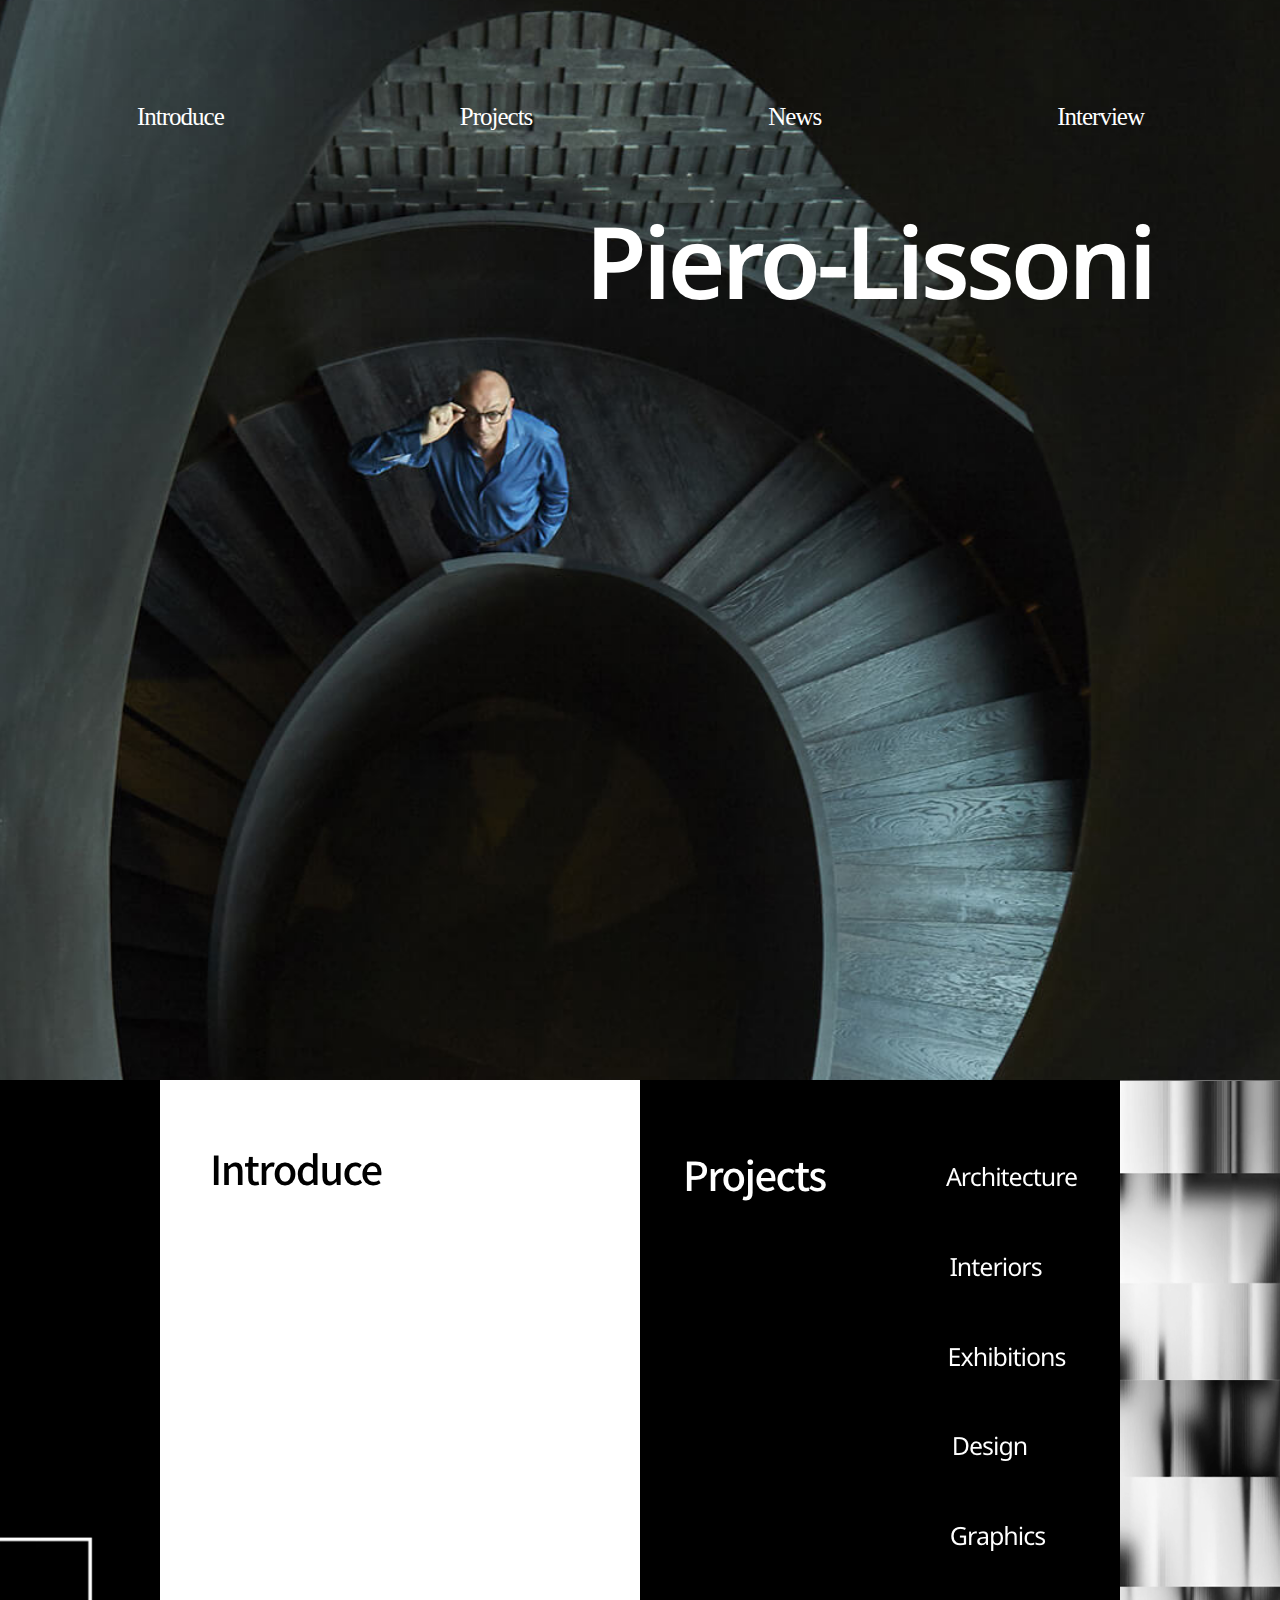
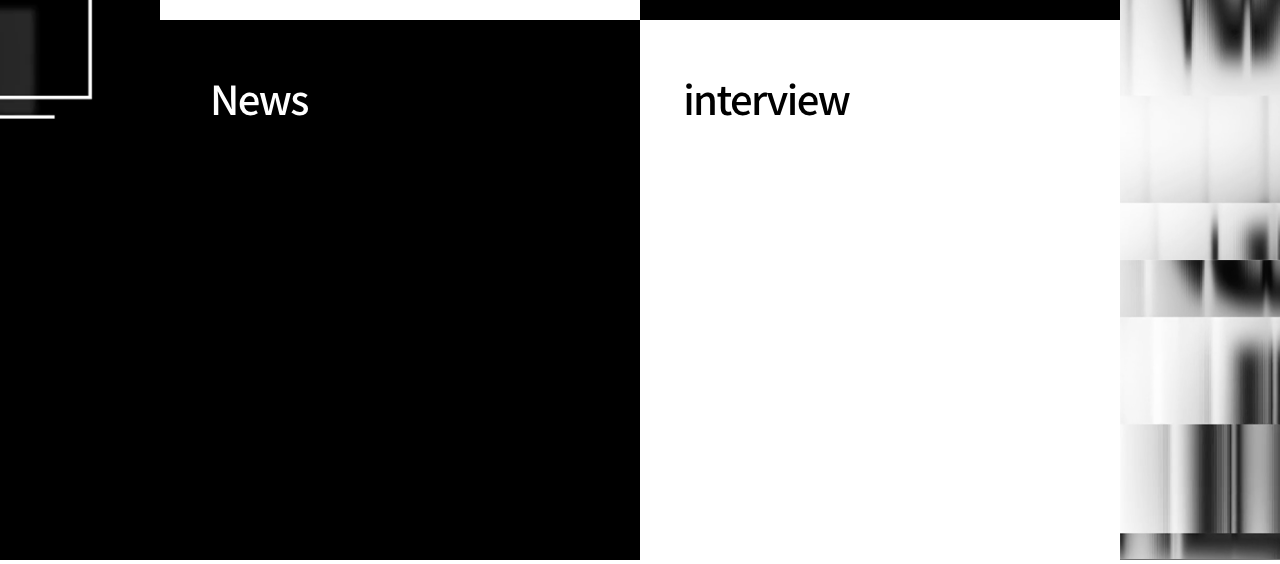
<file: index.html>
<!DOCTYPE html>
<html lang="en">
<head>
    <meta charset="UTF-8">
    <meta name="viewport" content="width=device-width, initial-scale=1.0">
    <title>Piero-Lissoni</title>
    <link rel="stylesheet" href="style.css">
    <link rel="shortcut icon" href="img/favicon.ico" type="image/x-icon">
<link rel="icon" href="img/favicon.ico" type="image/x-icon">
<meta property="og:url" content="https://byeonyeonkyung.github.io/Piero-Lissoni/">

<meta property="og:title" content="Piero-Lissoni">

<meta property="og:type" content="website">

<meta property="og:image" content="img/og.png">

<meta property="og:description" content="이탈리아 대표 디자이너 미니멀리즘의 대가">


</head>
<body>
    <div class="wrap">
        <div class="background1">
            
        </div>
        <div class="background2">
            <div class="box2">
                <div class="box2-1">
                <li><a href="piero-lissoni3.html">Introduce</a></li>
                <li><a href="piero-lissoni4.html">Projects</a></li>
                <li><a href="piero-lissoni5.html">News</a></li>
                <li><a href="piero-lissoni6.html">Interview</a></li>
                </div>
            </div>

        </div>
        <div class="background3"></div>
        <div class="background4">
            <div class="box4-1">
                <div class="box4-2">
                    <a href="piero-lissoni3.html"><img src="img/1-5.png"></a>
                </div>
                <div class="box4-3">
                    <a href="piero-lissoni4.html"><img src="img/1-6.png"></a>
                </div>
                <div class="box4-4">
                    <a href="piero-lissoni5.html"><img src="img/1-7.png"></a>
                </div>
                <div class="box4-5">
                    <a href="piero-lissoni6.html"><img src="img/1-8.png"></a>
                </div>
                
            </div>
        </div>
        
    </div>
    
</body>
</html>
</file>
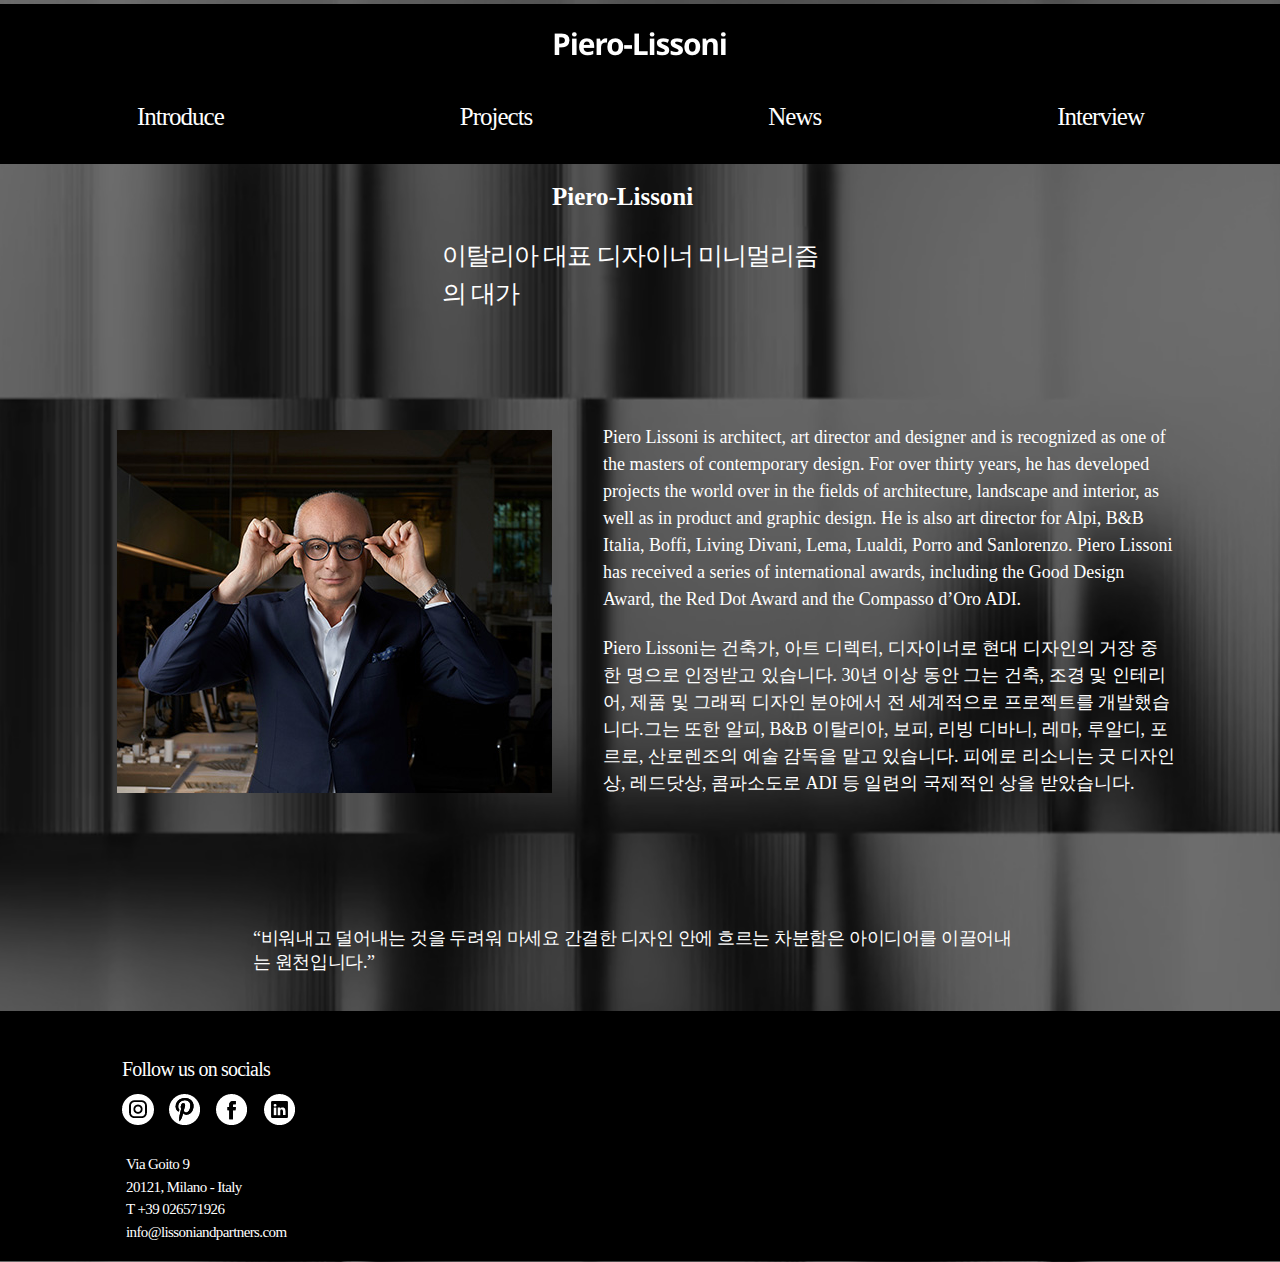
<file: piero-lissoni3.html>
<!DOCTYPE html>
<html lang="en">
<head>
    <meta charset="UTF-8">
    <meta name="viewport" content="width=device-width, initial-scale=1.0">
    <title>Introduce</title>
    <link rel="stylesheet" href="style3.css">  
    <link rel="shortcut icon" href="img/favicon.ico" type="image/x-icon">
    <link rel="icon" href="img/favicon.ico" type="image/x-icon">
</head>
<body>
    <div class="box">
        <div class="box1">
            <div class="sbox1"></div>
            <div class="sbox2"></div>
            
          <div class="box2">
             <div class="sbox2-1">
                <div class="center">
                <li2><a href="index.html"><img src="img/logo.png"></a></li></div>
             </div>
             <div class="sbox2-2">
                <li><a href="piero-lissoni3.html">Introduce</a></li>
                <li><a href="piero-lissoni4.html">Projects</a></li>
                <li><a href="piero-lissoni5.html">News</a></li>
                <li><a href="piero-lissoni6.html">Interview</a></li>
            </div>
             <div class="sbox2-3">Piero-Lissoni</div>
             <div class="sbox2-4">이탈리아 대표 디자이너 미니멀리즘의 대가</div>
             <div class="sbox2-5">Piero Lissoni is architect, art director and designer and is recognized as one of the masters of contemporary design.
                For over thirty years, he has developed projects the world over in the fields of architecture, landscape and interior, as well as in product and graphic design. He is also art director for Alpi, B&B Italia, Boffi, Living Divani, Lema, Lualdi, Porro and Sanlorenzo.
                Piero Lissoni has received a series of international awards, including the Good Design Award, the Red Dot Award and the Compasso d’Oro ADI.
                </div>
             <div class="sbox2-6">Piero Lissoni는 건축가, 아트 디렉터, 디자이너로 현대 디자인의 거장 중 한 명으로 인정받고 있습니다. 30년 이상 동안 그는 건축, 조경 및 인테리어, 제품 및 그래픽 디자인 분야에서 전 세계적으로 프로젝트를 개발했습니다.그는 또한 알피, B&B 이탈리아, 보피, 리빙 디바니, 레마, 루알디, 포르로, 산로렌조의 예술 감독을 맡고 있습니다. 피에로 리소니는 굿 디자인상, 레드닷상, 콤파소도로 ADI 등 일련의 국제적인 상을 받았습니다.
            </div>
             <div class="sbox2-7"></div>
             <div class="sbox2-8">“비워내고 덜어내는 것을 두려워 마세요  간결한 디자인 안에 흐르는 차분함은 아이디어를 이끌어내는 원천입니다.”
            </div>
             <div class="sbox2-9">Follow us on socials</div>

            <div class="sbox2-10">
                 <a href="https://www.instagram.com/pierolissoni/"><img src="img/3-6.png" alt=""></a>
            </div>
            <div class="sbox2-11">
                <a href="https://www.pinterest.it/lissoniandpartners/"><img src="img/3-5.png" alt=""></a>
           </div>
           <div class="sbox2-12">
            <a href="https://www.facebook.com/lissoniandpartners"><img src="img/3-3.png" alt=""></a>
            </div>
            <div class="sbox2-13">
                <a href="https://www.linkedin.com/uas/login?session_redirect=%2Fcompany%2F24763841%2F"><img src="img/3-4.png" alt=""></a>
                </div>
            <div class="sbox2-14">Via Goito 9<br>20121, Milano - Italy<br>T +39 026571926<br>info@lissoniandpartners.com</div>
          </div>
        </div>
    </div>
    
</body>
</html>
</file>
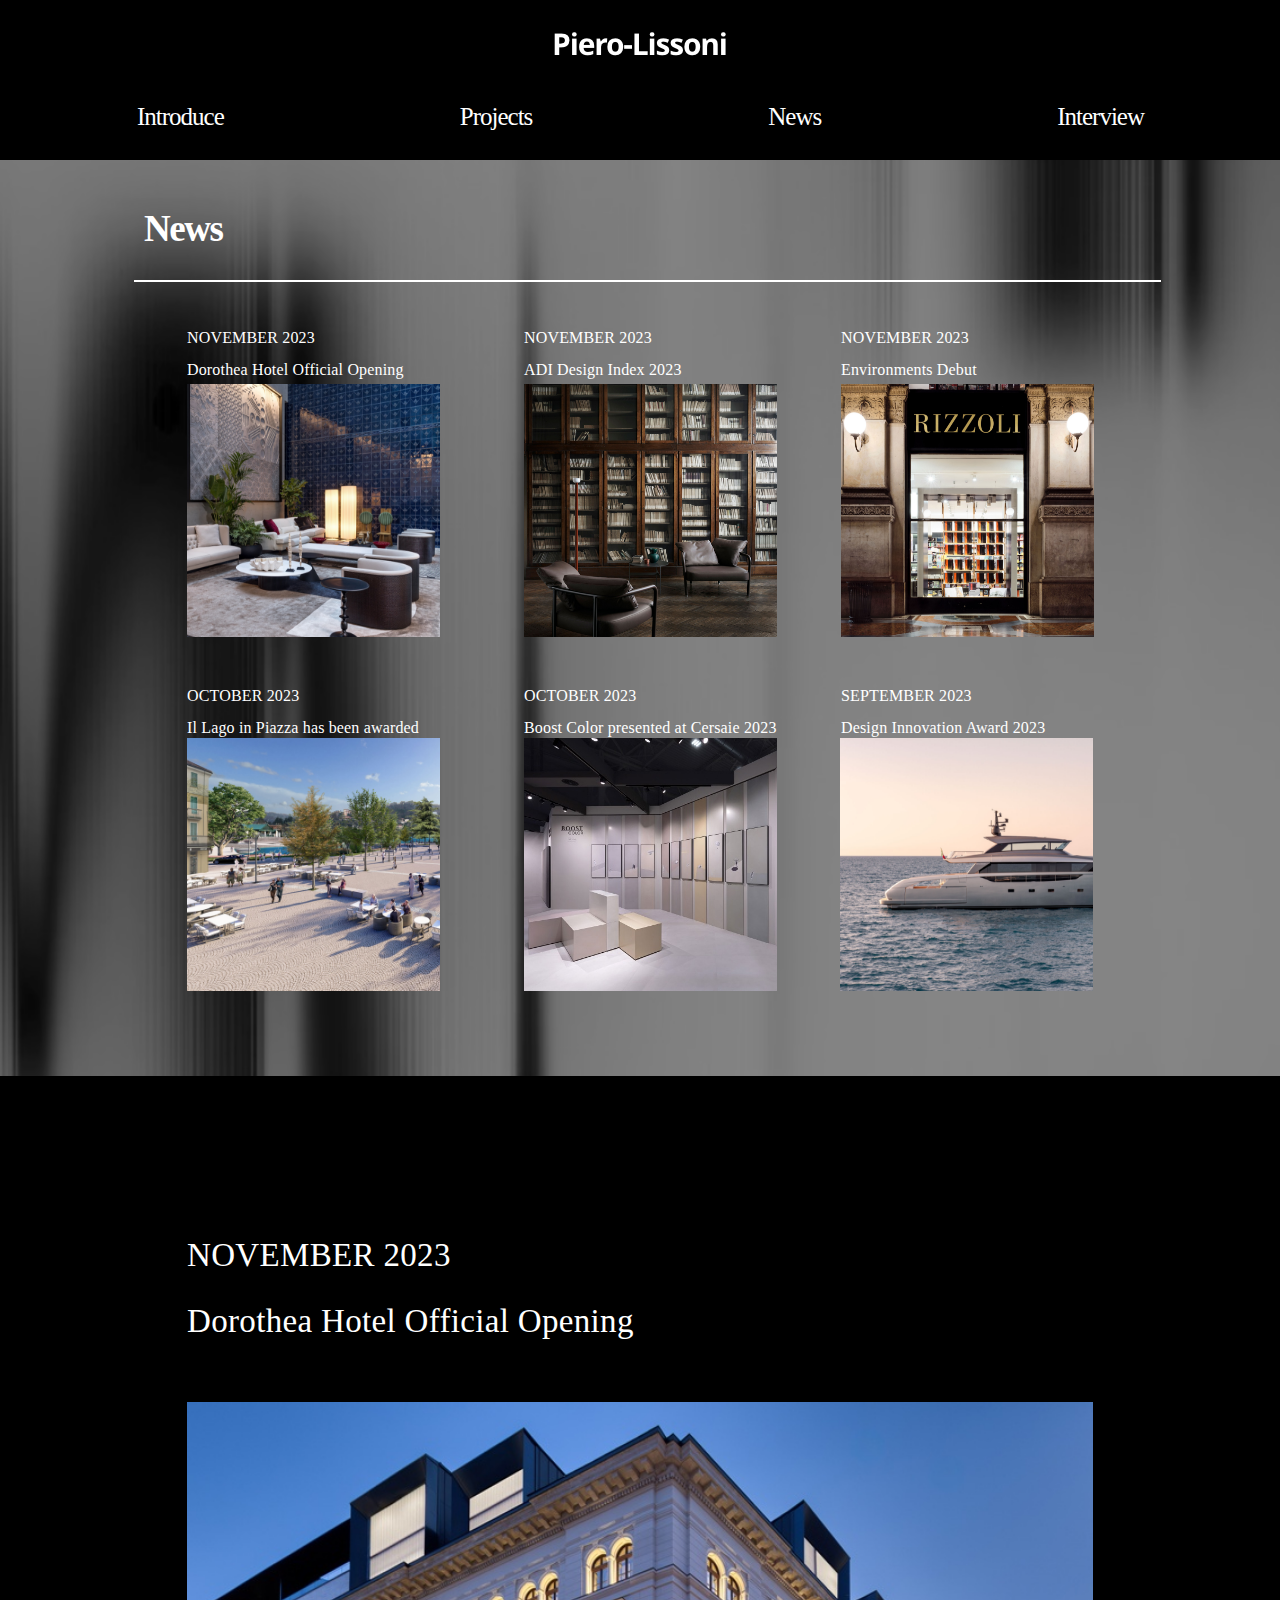
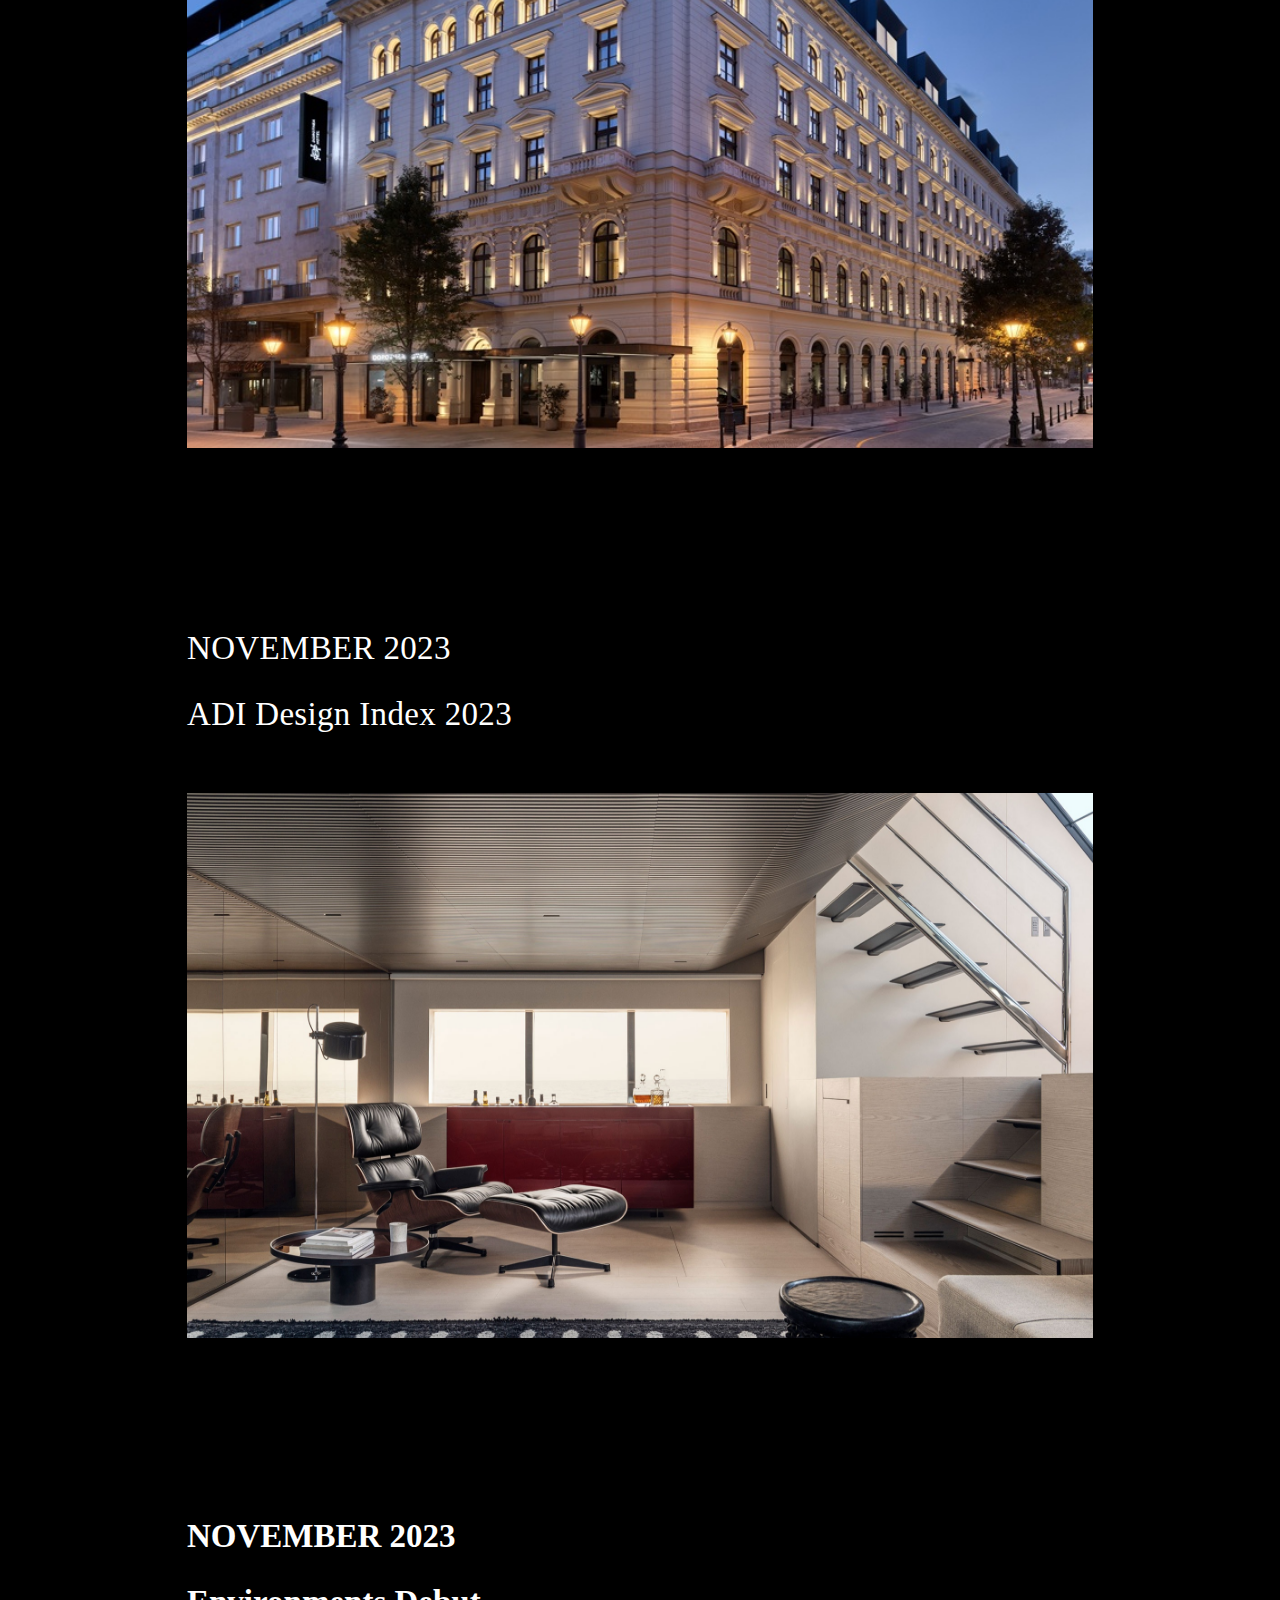
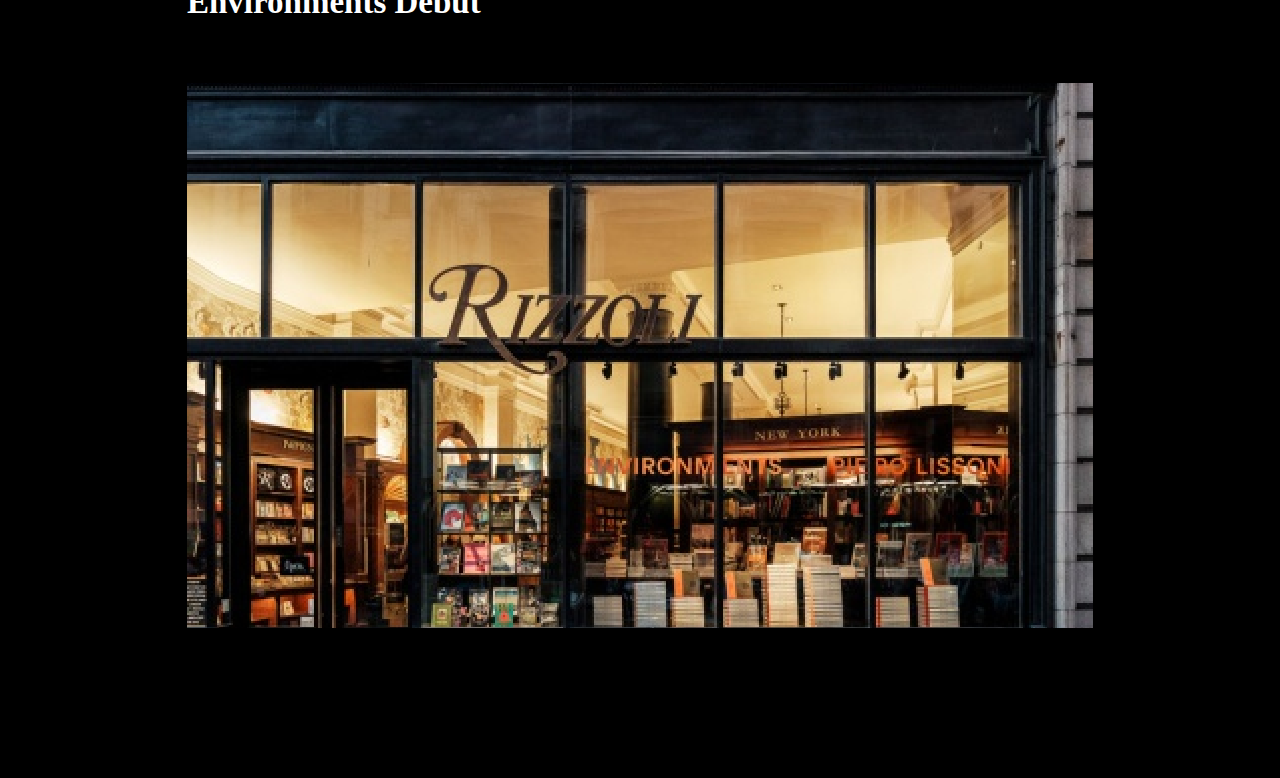
<file: piero-lissoni5.html>
<!DOCTYPE html>
<html lang="ko">
<head>
    <meta charset="UTF-8">
    <meta name="viewport" content="width=device-width, initial-scale=1.0">
    <title>News</title>
    <link rel="stylesheet" href="style5.css">
    <link rel="shortcut icon" href="img/favicon.ico" type="image/x-icon">
    <link rel="icon" href="img/favicon.ico" type="image/x-icon">
</head>
<body>
    <div class="wrap">
        <div class="background1">
            <div class="box1">
                <div class="sbox1-1">
                    <div class="center">
                    <a href="index.html"><img src="img/logo.png"></a>
                    </div>
                     
                </div>
                <div class="sbox1-2">
                    <a href="piero-lissoni3.html">Introduce</a></li>
                    <a href="piero-lissoni4.html">Projects</a></li>
                    <a href="piero-lissoni5.html">News</a></li>
                    <a href="piero-lissoni6.html">Interview</a></li> 
                </div>
                <div class="sbox1-3">News</div>
                <div class="sbox1-4"></div>
                <div class="t1">NOVEMBER 2023<br>Dorothea Hotel Official Opening</div>
                <div class="t2">NOVEMBER 2023<br>ADI Design Index 2023</div>
                <div class="t3">NOVEMBER 2023<br>Environments Debut</div>
                <div class="t4">OCTOBER 2023<br>Il Lago in Piazza has been awarded</div>
                <div class="t5">OCTOBER 2023<br>Boost Color presented at Cersaie 2023</div>
                <div class="t6">SEPTEMBER 2023<br>Design Innovation Award 2023</div>
                <div class="sbox1-5"></div>
                <div class="sbox1-6"></div>
                <div class="sbox1-7"></div>
                <div class="sbox1-8"></div>
                <div class="sbox1-9"></div>
                <div class="sbox1-10"></div>
                <div class="sbox1-11"></div>   
        </div>
        <div class="background2">
            <div class="box2">
                <div class="sbox2-1">NOVEMBER 2023<br>Dorothea Hotel Official Opening</div>
                <div class="sbox2-2">NOVEMBER 2023<br>ADI Design Index 2023</div>
                <div class="sbox2-3">NOVEMBER 2023<br>Environments Debut</div>
                <div class="image-container1">
                    <img src="img/5-9.png" >
                    <div class="overlay">The Dorothea Hotel, with interior design by Piero Lissoni,<br>has officially opened in Budapest.</div>
                </div>
                <div class="image-container2">
                    <img src="img/5-10.png" >
                    <div class="overlay">Mjna and Pochette for B&B Italia, and SP110 for Sanlorenzo,<br>have been selected for publication in the ADI Design Index 2023.</div>
                </div> 
                <div class="image-container3" >
                    <img src="img/5-11.png" >
                    <div class="overlay">Piero Lissoni’s latest book,<br> Environments, was launched in Milan and New York.</div>
                </div> 
            </div>

        </div> 
    </div>
</body>
<script src="https://unpkg.com/aos@2.3.1/dist/aos.js"></script>
<script>
    AOS.init();
</script>
</html>
</file>
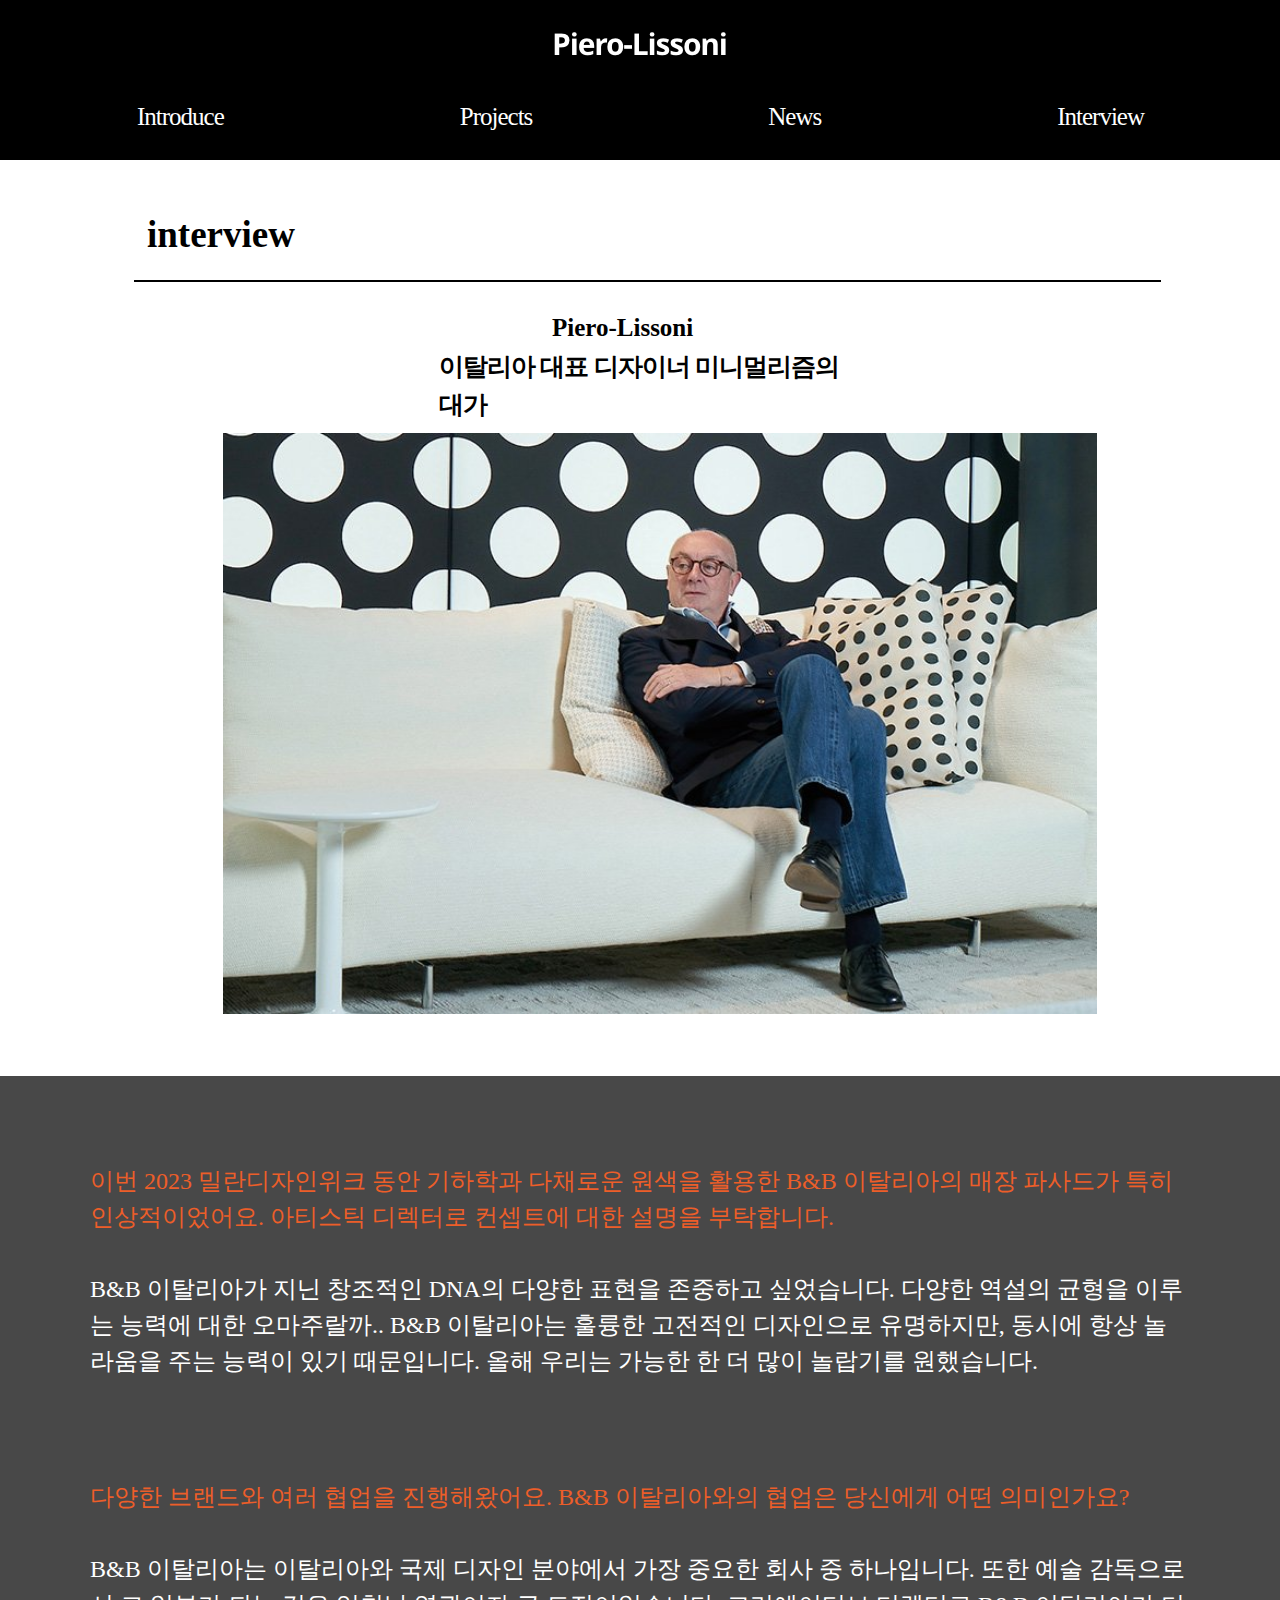
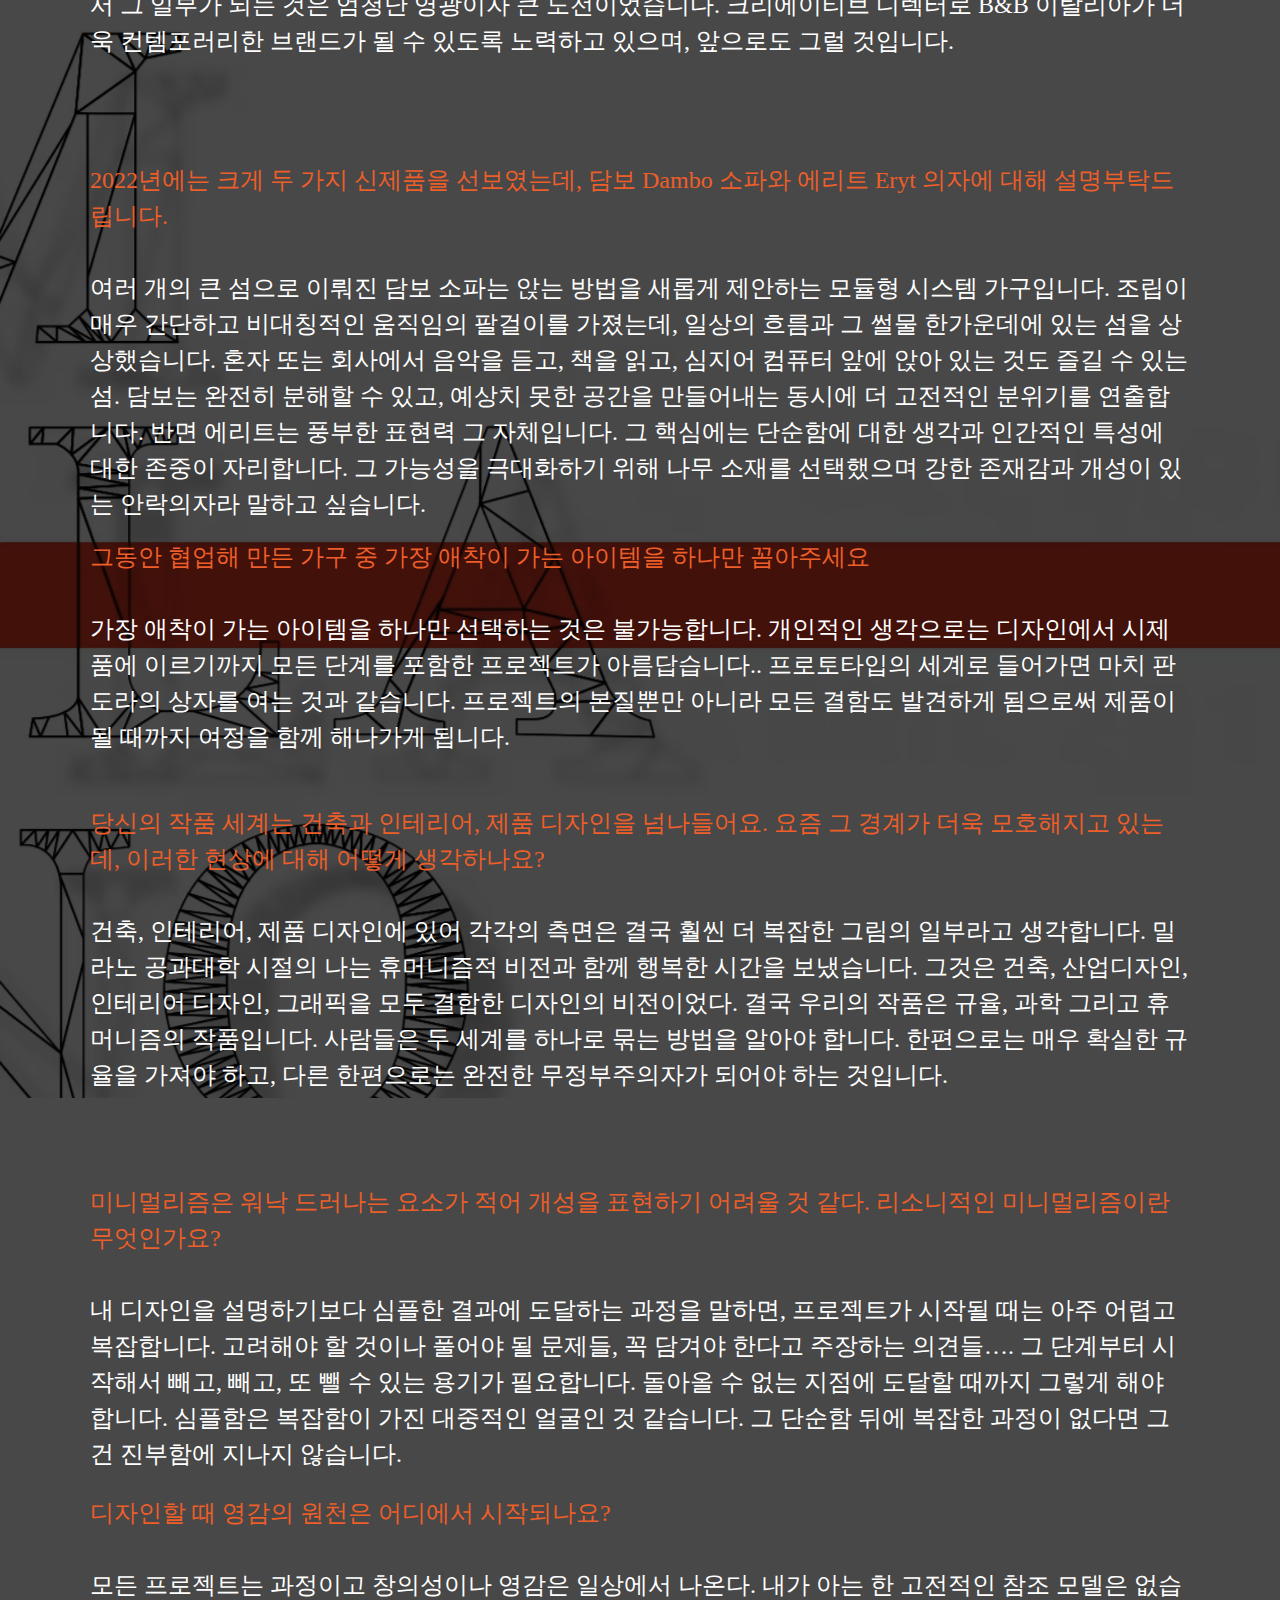
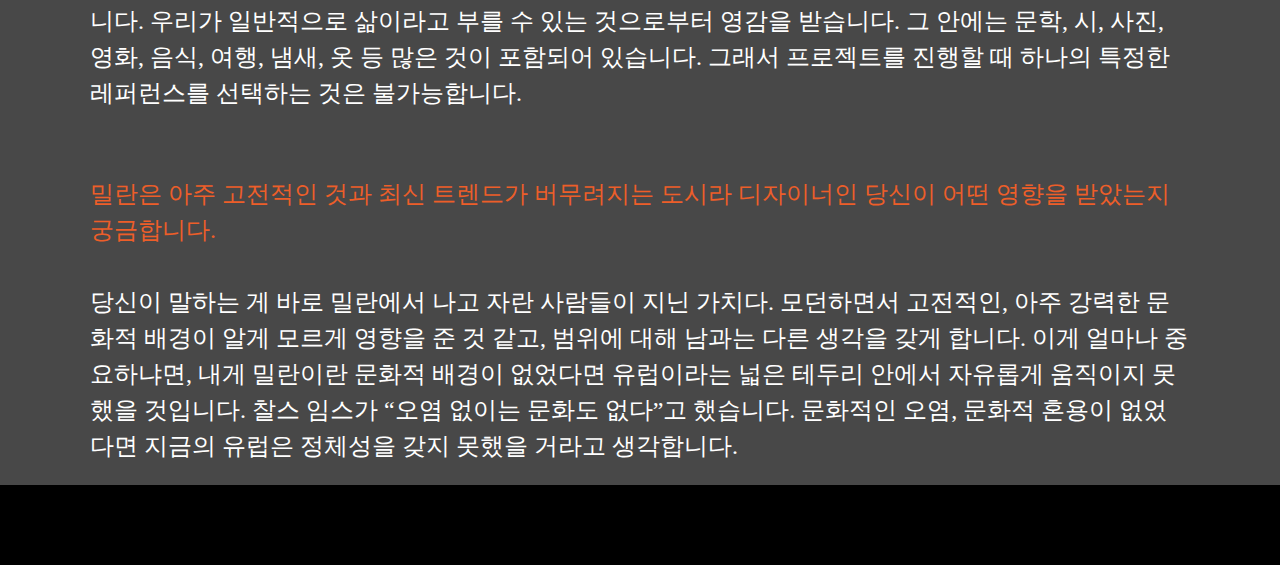
<file: piero-lissoni6.html>
<!DOCTYPE html>
<html lang="ko">
<head>
    <meta charset="UTF-8">
    <meta name="viewport" content="width=device-width, initial-scale=1.0">
    <title>Interview</title>
    <link rel="stylesheet" href="style6.css"> 
    <link rel="shortcut icon" href="img/favicon.ico" type="image/x-icon">
    <link rel="icon" href="img/favicon.ico" type="image/x-icon">
</head>
<body>
    <div class="wrap">
        <div class="background1">
            <div class="box1">
                <div class="sbox1-1">
                    <div class="center">
                        <a href="index.html"><img src="img/logo.png"></a>
                        </div>
                </div>
                <div class="sbox1-2">
                    <a href="piero-lissoni3.html">Introduce</a></li>
                    <a href="piero-lissoni4.html">Projects</a></li>
                    <a href="piero-lissoni5.html">News</a></li>
                    <a href="piero-lissoni6.html">Interview</a></li> 
                </div>
                <div class="sbox1-3">interview</div>
                <div class="sbox1-4"></div>
                <div class="sbox1-5"> </div>
                <div class="sbox1-6">Piero-Lissoni</div>
                <div class="sbox1-7">이탈리아 대표 디자이너 미니멀리즘의 대가 </div>
            </div>
        </div>
        <div class="background2">
            <div class="box2">
                <div class="t1"><span class="color"> 이번 2023 밀란디자인위크 동안 기하학과 다채로운 원색을 활용한 B&B 이탈리아의 매장 파사드가 특히 인상적이었어요. 아티스틱 디렉터로 컨셉트에 대한 설명을 부탁합니다.</span><br><br>
                    B&B 이탈리아가 지닌 창조적인 DNA의 다양한 표현을 존중하고 싶었습니다. 다양한 역설의 균형을 이루는 능력에 대한 오마주랄까.. B&B 이탈리아는 훌륭한 고전적인 디자인으로 유명하지만, 동시에 항상 놀라움을 주는 능력이 있기 때문입니다. 올해 우리는 가능한 한 더 많이 놀랍기를 원했습니다.</div>
                <div class="t2"><span class="color"> 다양한 브랜드와 여러 협업을 진행해왔어요. B&B 이탈리아와의 협업은 당신에게 어떤 의미인가요?</span><br><br>
                    B&B 이탈리아는 이탈리아와 국제 디자인 분야에서 가장 중요한 회사 중 하나입니다. 또한 예술 감독으로서 그 일부가 되는 것은 엄청난 영광이자 큰 도전이었습니다. 크리에이티브 디렉터로 B&B 이탈리아가 더욱 컨템포러리한 브랜드가 될 수 있도록 노력하고 있으며, 앞으로도 그럴 것입니다.</div>
                <div class="t3"><span class="color">2022년에는 크게 두 가지 신제품을 선보였는데, 담보 Dambo 소파와 에리트 Eryt 의자에 대해 설명부탁드립니다.</span><br><br>
                    여러 개의 큰 섬으로 이뤄진 담보 소파는 앉는 방법을 새롭게 제안하는 모듈형 시스템 가구입니다. 조립이 매우 간단하고 비대칭적인 움직임의 팔걸이를 가졌는데, 일상의 흐름과 그 썰물 한가운데에 있는 섬을 상상했습니다. 혼자 또는 회사에서 음악을 듣고, 책을 읽고, 심지어 컴퓨터 앞에 앉아 있는 것도 즐길 수 있는 섬. 담보는 완전히 분해할 수 있고, 예상치 못한 공간을 만들어내는 동시에 더 고전적인 분위기를 연출합니다. 
                    반면 에리트는 풍부한 표현력 그 자체입니다. 그 핵심에는 단순함에 대한 생각과 인간적인 특성에 대한 존중이 자리합니다. 그 가능성을 극대화하기 위해 나무 소재를 선택했으며 강한 존재감과 개성이 있는 안락의자라 말하고 싶습니다.</div>
                <div class="t4"><span class="color">그동안 협업해 만든 가구 중 가장 애착이 가는 아이템을 하나만 꼽아주세요</span><br><br>
                    가장 애착이 가는 아이템을 하나만 선택하는 것은 불가능합니다. 개인적인 생각으로는 디자인에서 시제품에 이르기까지 모든 단계를 포함한 프로젝트가 아름답습니다.. 프로토타입의 세계로 들어가면 마치 판도라의 상자를 여는 것과 같습니다. 프로젝트의 본질뿐만 아니라 모든 결함도 발견하게 됨으로써 제품이 될 때까지 여정을 함께 해나가게 됩니다.</div>
                <div class="t5"><span class="color">당신의 작품 세계는 건축과 인테리어, 제품 디자인을 넘나들어요. 요즘 그 경계가 더욱 모호해지고 있는데, 이러한 현상에 대해 어떻게 생각하나요?</span><br><br>
                    건축, 인테리어, 제품 디자인에 있어 각각의 측면은 결국 훨씬 더 복잡한 그림의 일부라고 생각합니다. 밀라노 공과대학 시절의 나는 휴머니즘적 비전과 함께 행복한 시간을 보냈습니다. 그것은 건축, 산업디자인, 인테리어 디자인, 그래픽을 모두 결합한 디자인의 비전이었다. 결국 우리의 작품은 규율, 과학 그리고 휴머니즘의 작품입니다. 사람들은 두 세계를 하나로 묶는 방법을 알아야 합니다. 한편으로는 매우 확실한 규율을 가져야 하고, 다른 한편으로는 완전한 무정부주의자가 되어야 하는 것입니다.</div>
                <div class="t6"><span class="color">미니멀리즘은 워낙 드러나는 요소가 적어 개성을 표현하기 어려울 것 같다. 리소니적인 미니멀리즘이란 무엇인가요?</span><br><br>
                    내 디자인을 설명하기보다 심플한 결과에 도달하는 과정을 말하면, 프로젝트가 시작될 때는 아주 어렵고 복잡합니다. 고려해야 할 것이나 풀어야 될 문제들, 꼭 담겨야 한다고 주장하는 의견들…. 그 단계부터 시작해서 빼고, 빼고, 또 뺄 수 있는 용기가 필요합니다. 돌아올 수 없는 지점에 도달할 때까지 그렇게 해야 합니다. 심플함은 복잡함이 가진 대중적인 얼굴인 것 같습니다. 그 단순함 뒤에 복잡한 과정이 없다면 그건 진부함에 지나지 않습니다.
                </div>
                <div class="t7"><span class="color">디자인할 때 영감의 원천은 어디에서 시작되나요?</span><br><br>
                    모든 프로젝트는 과정이고 창의성이나 영감은 일상에서 나온다. 내가 아는 한 고전적인 참조 모델은 없습니다. 우리가 일반적으로 삶이라고 부를 수 있는 것으로부터 영감을 받습니다. 그 안에는 문학, 시, 사진, 영화, 음식, 여행, 냄새, 옷 등 많은 것이 포함되어 있습니다. 그래서 프로젝트를 진행할 때 하나의 특정한 레퍼런스를 선택하는 것은 불가능합니다.</div>
                <div class="t8"><span class="color">밀란은 아주 고전적인 것과 최신 트렌드가 버무려지는 도시라 디자이너인 당신이 어떤 영향을 받았는지 궁금합니다.</span><br><br>
                    당신이 말하는 게 바로 밀란에서 나고 자란 사람들이 지닌 가치다. 모던하면서 고전적인, 아주 강력한 문화적 배경이 알게 모르게 영향을 준 것 같고, 범위에 대해 남과는 다른 생각을 갖게 합니다. 이게 얼마나 중요하냐면, 내게 밀란이란 문화적 배경이 없었다면 유럽이라는 넓은 테두리 안에서 자유롭게 움직이지 못했을 것입니다. 찰스 임스가 “오염 없이는 문화도 없다”고 했습니다. 문화적인 오염, 문화적 혼용이 없었다면 지금의 유럽은 정체성을 갖지 못했을 거라고 생각합니다.</div>
             
            </div>
            
        </div>
        <div class="background3"></div>
    </div>
</body>
</html>
</file>
<file: style.css>
*{
    margin: 0;
    padding: 0;
    text-decoration: none;
    list-style-type: none;}

    a:link{color:white;}
    a:visited{color:white;}
    a:hover{color:#ED5E29;}
    a:active{color:white;}

    .wrap{ width: 100%;}
    .background1{
        height: 80px;
        position: relative; 
        margin: 0 auto;
        background-image: url(img/1-1.png);
        justify-content: center;
        background-position-x: center;
        background-position-y: center;
         background-repeat: no-repeat;}
      .background2{
        
            height: 80px;
            position: relative; 
            margin: 0 auto;
            background-image: url(img/1-2.png);
            justify-content: center;
            background-position-x: center;
            background-position-y: center;
             background-repeat: no-repeat;}
        .box2{ width: 1100px;
            height: 80px;
            margin: 0 auto;
            position: relative;
            
            }
      .box2-1{width: 1007px;
                height: 80px;
                position: absolute;
                
                left: 47px;
                justify-content: space-between;
                display: flex;}
                li a{
                    margin-top: 23px;
                    font-style: "Noto Sans", "sans-serif";
                    font-weight: Medium;
                    font-size: 25px;
                    color: #ffffff;
                    letter-spacing: -0.04em;
                    display: block;
                        }
         .background3{
                            height: 920px;
                            position: relative; 
                            margin: 0 auto;
                            background-image: url(img/1-3.png);
                            justify-content: center;
                            background-position-x: center;
                            background-position-y: center;
                             background-repeat: no-repeat;}
        
                             .background4{
                                height: 1080px;
                                position: relative; 
                                margin: 0 auto;
                                background-image: url(img/1-4.png);
                                justify-content: center;
                                background-position-x: center;
                                background-position-y: center;
                                 background-repeat: no-repeat;}
                                 .box4-1{ width: 960px;
                                    height: 1080px;
                                    margin: 0 auto;
                                    position: relative;
                                    background-color: #ff0000;
                                    }
         .box4-2{width: 480px;
                 height: 540px;
                position: absolute;
                top: 0;
                        }
     .box4-3{width: 480px;
            height: 540px;
            position: absolute;
            left: 480px;
                                   }
       .box4-4{width: 480px;
                height: 540px;
                 position: absolute;
                 top: 540px;
                                           }
                                           .box4-5{width: 480px;
                                            height: 540px;
                                             position: absolute;
                                             top: 540px;right: 0;
                                                                       }
</file>
<file: style3.css>
*{margin: 0;
    padding: 0;
    text-decoration: none;
    list-style-type: none;
font-family:"Noto Sans", "sans-serif" ;}
 a:link{color:white;}
a:visited{color:white;}
a:hover{color:#ED5E29;}
a:active{color:white;}


    .box{ width: 100%;}
    .box1{  height: 1262px ;
            position: relative; 
            margin: 0 auto;
            background-image: url(img/3-1.png);
            justify-content: center;
            background-position-x: center;
            background-position-y: center;
             background-repeat: no-repeat;}
    /* .sbox2-1{width: 1100px;
                height: 80px;
                position: absolute;
                top: 0%;
               background-color: rgb(237, 0, 0);} */
        
               
        .sbox2-2{width: 1007px;
                height: 80px;
                position: absolute;
                top: 80px; left: 47px;
                
                justify-content: space-between;
                display: flex;}
                li a{
                    margin-top: 23px;
                    font-style: "Noto Sans", "sans-serif";
                    font-weight: Medium;
                    font-size: 25px;
                    color: #ffffff;
                    letter-spacing: -0.04em;
                    display: block;
                        }
       
    .box2{width: 1100px;
        height: 1262px;
        position: relative;
        /* background-color: rgba(141, 141, 49, 0.38); */
        margin: 0 auto;
        
       }
       .sbox2-1{width: 1100px;
        height: 80px;
        position: absolute;
        top: 0%;
      }
       .center{top: 23px; left: 462px;
    width: 176px;
    height: 41px;
    position: absolute;
        }
       
        
        
        
    

    
       .sbox2-3{width: 176px;
        height: 41px;
        position: absolute;
        margin: 178px 462px 1043px 462px;
       
       font-style: "Noto Sans", "sans-serif";
       font-weight: 600;
       font-size: 25px;
       color: #ffffff;
       letter-spacing: 0em;
        line-height: 1.5em;}
       .sbox2-4{width: 396px;
        height: 35px;
        position: absolute;
        margin: 237px 352px 990px 352px;
       
    
       font-style: Noto Sans;
       font-weight: SemiBold;
       font-size: 25px;
       color: #ffffff;
       letter-spacing: -0.04em;
        line-height: 1.5em;
   }
       .sbox2-5{width: 576px;
          height: 198px;
        position: absolute;
        margin: 424px 20px 640px 513px;
       
    
       font-style: Noto Sans;
       font-weight: Medium;
       font-size: 18px;
       color: #ffffff;
       /* letter-spacing: -0.04em; */
       letter-spacing: 0em;
       line-height: 1.5em;
   }
       .sbox2-6{width: 576px;
        height: 168px;
        margin: 635px 20px 429px 513px;
        position: absolute;
        
    
        font-style: Noto Sans;
        font-weight: Medium;
        font-size: 18px;
        color: #ffffff;
        letter-spacing: 0em;
        line-height: 1.5em;
    }
        .sbox2-7{width: 435px;
            height: 363px;
            margin: 430px 638px 469px 27px;
            position: absolute;
            background-image: url(img/3-2.png);}

        .sbox2-8{width: 774px;
                height: 27px;
                margin: 926px 163px 309px 163px;
                position: absolute;
                
            
        font-style: Noto Sans;
        font-weight: SemiBold;
        font-size: 18px;
        color: #ffffff;
        letter-spacing: -0.02em;
        
    }
       
    
        .sbox2-9{width: 176x;
                  height: 27px;
                  left: 32px; bottom: 177px;
                  position: absolute;
                  ;
                
        font-style: Noto Sans;
        font-weight: SemiBold;
        font-size: 20px;
        color: #ffffff;
        letter-spacing: -0.04em;
       
    }
    .sbox2-10 {width: 32px;
        height: 32px;
        left: 32px ;bottom:136px;
        position: absolute;
        
        }
    .sbox2-11 {width: 32px;
            height: 32px;
            left: 79px ;bottom:136px;
            position: absolute;
            
            }
     .sbox2-12 {width: 32px;
                height: 32px;
                left: 126px ;bottom:136px;
                position: absolute;
               
                }
     .sbox2-13 {width: 32px;
                    height: 32px;
                    left: 174px ;bottom:136px;
                    position: absolute;
                   
                    }
      .sbox2-14 {width: 199px;
                        height: 80px;
                        left: 36px ;bottom:29px;
                        position: absolute;
                       
        font-style: Noto Sans;
        font-weight: SemiBold;
        font-size: 15px;
        color: #ffffff;
        letter-spacing: -0.04em;
        line-height: 1.5em;
    
                        }
</file>
<file: style5.css>
*{ margin: 0;
    padding: 0;
    text-decoration: none;
    list-style-type: none;
    font-style: "Noto Sans", "sans-serif"
    }

    a:link{color:white;}
    a:visited{color:white;}
    a:hover{color:#ED5E29;}
    a:active{color:white;}


    .wrap{ width: 100%;}
    .background1{
        height: 1076px;
        position: relative; 
        margin: 0 auto;
        background-image: url(img/5-1.png);
        justify-content: center;
        background-position-x: center;
        background-position-y: center;
         background-repeat: no-repeat;}
    .box1{
            width: 1100px;
            height: 1076px;
            margin: 0 auto;
            position: relative;
            /* background-color: rgba(0, 255, 255, 0.377);} */}
    .sbox1-1{width: 1100px;
            height: 80px;
            position: absolute;
            top: 0%;
           }
           .center{ left: 462px;
            width: 176px;
            height: 41px;
            position: absolute;
                }
           
    .sbox1-2{width: 1007px;
            height: 80px;
            position: absolute;
            top: 80px; left: 47px;
            
            justify-content: space-between;
            display: flex;
        }
        a{
        margin-top: 23px;
        font-style: "Noto Sans", "sans-serif";
        font-weight: Medium;
        font-size: 25px;
        color: #ffffff;
        letter-spacing: -0.04em;
        display: block;
            }
         .sbox1-3{
                position: absolute;
                width: 98px;
                height: 54px;
                
                top: 207px; left: 54px;
            
        font-style:"Noto Sans", "sans-serif";
        font-weight: 800;
        font-size: 37px;
        color: #ffffff;
        letter-spacing: -0.04em;
        ;
    }
        .sbox1-4{
                    position: absolute;
                    width: 1027px;
                    height: 2px;
                    background-color: white;
                    top: 279.5px; left: 43.5px;}
        .t1{width: 222px;
            height: 54px;
        position: absolute;
        top: 322px;
        left: 97px;
        
        font-style: "Noto Sans", "sans-serif";
        font-weight: 400;
        font-size: 16px;
        color: #ffffff;
        letter-spacing: 0.01em;
        line-height: 2;
    } 
    .t2{width: 161px;
        height: 54px;
    position: absolute;
    top: 322px;
    left: 434px;
    
    font-style: "Noto Sans", "sans-serif";
    font-weight: 400;
    font-size: 16px;
    color: #ffffff;
    letter-spacing: 0.01em;
    line-height: 2;
}  
    .t3{width: 149px;
    height: 54px;
    position: absolute;
    top: 322px;
    left: 751px;
    
    font-style: "Noto Sans", "sans-serif";
    font-weight: 400;
    font-size: 16px;
    color: #ffffff;
    letter-spacing: 0.01em;
    line-height: 2;
} 
.t4{width: 241px;
    height: 54px;
    position: absolute;
    top: 680px;
    left: 97px;
    
    font-style: "Noto Sans", "sans-serif";
    font-weight: 400;
    font-size: 16px;
    color: #ffffff;
    letter-spacing: 0.01em;
    line-height: 2;
}  
.t5{width: 266px;
    height: 54px;
    position: absolute;
    top: 680px;
    left: 434px;
    
    font-style: "Noto Sans", "sans-serif";
    font-weight: 400;
    font-size: 16px;
    color: #ffffff;
    letter-spacing: 0.01em;
    line-height: 2;
}
.t6{width: 213px;
    height: 54px;
    position: absolute;
    top: 680px;
    left: 751px;
    
    font-style: "Noto Sans", "sans-serif";
    font-weight: 400;
    font-size: 16px;
    color: #ffffff;
    letter-spacing: 0.01em;
    line-height: 2;
}
.sbox1-5{
    width: 253px;
    height: 253px;
    position: absolute;
    background-image: url(img/5-2.png);
    top: 384px; left: 97px;}
 .sbox1-6{
        position: absolute;
        width: 253px;
        height: 253px;
        background-image: url(img/5-3.png);
        top: 384px; left: 434px;} 
 .sbox1-7{
            position: absolute;
            width: 253px;
            height: 253px;
            background-image: url(img/5-4.png);
            top: 384px; left: 751px;}
.sbox1-8{
         width: 253px;
        height: 253px;
                position: absolute;
                background-image: url(img/5-5.png);
                top: 738px; left: 97px;}
.sbox1-9{
                    position: absolute;
                    width: 253px;
                    height: 253px;
                    background-image: url(img/5-6.png);
                    top: 738px; left: 434px;} 
.sbox1-10{
                        position: absolute;
                        width: 253px;
                        height: 253px;
                        background-image: url(img/5-7.png);
                        top: 738px; left: 750px;} 
 .background2{
              height: 2902px;
                position: relative; 
                margin: 0 auto;
                background-image: url(img/5-8.png);
                 justify-content: center;
                 background-position-x: center;
                 background-position-y: center;
                 background-repeat: no-repeat;}
   .box2{
          width: 1100px;
           height: 2902px;
           margin: 0 auto;
           position: relative;
           /* background-color: rgba(0, 255, 255, 0.377);} */}
      .sbox2-1{width: 479px;
            height: 120px;
            position: absolute;
            top: 145.5px; left: 97px;
           
        
           font-style:"Noto Sans", "sans-serif"s;
           font-weight: 500;
           font-size: 33px;
           color: #ffffff;
           letter-spacing: 0.01em;
           line-height: 2em;
       }
     .sbox2-2{width: 335px;
            height: 120px;
            position: absolute;
            top: 1139px; left: 97px;
           /* background-color: rgb(131, 71, 71); */
           font-style:"Noto Sans", "sans-serif"s;
           font-weight: 500;
           font-size: 33px;
           color: #ffffff;
           letter-spacing: 0.01em;
           line-height: 2em;}
        .sbox2-3{width: 309px;
            height: 120px;
            position: absolute;
            top: 2026.5px; left: 97px;
           
           font-style:"Noto Sans", "sans-serif"s;
           font-weight: 700;
           font-size: 33px;
           color: #ffffff;
           letter-spacing: 0em;
           line-height: 2em;}



 .image-container1{
            position: absolute;
            width: 906px;
            height: 646px;
            
            top: 325.5px;left: 97px;
            display: inline-block;
            overflow: hidden;
        }
        .image-container1 img {
            display: block;
            width: 100%;
            height: auto;
        }
        .overlay {
            position: absolute;
            top: 0;
            left: 0;
            width: 100%;
            height: 100%;
            background-color: rgba(255, 0, 0, 0);
            display: flex;
            align-items: center;
            justify-content: center;
            color: rgb(0, 0, 0);
            opacity: 0; 
            transition: background-color 0.3s ease-in-out, opacity 0.3s ease-in-out; 
        }
        .image-container1:hover .overlay {
            background-color: rgba(255, 255, 255, 0.349); 
            opacity: 1; }



     .image-container2{
                position: absolute;
                width: 906px;
                height: 545px; 
                top: 1316.5px;left: 97px;
                display: inline-block;
                overflow: hidden;
            }
            .image-container2 img {
                display: block;
                width: 100%;
                height: auto;
            }
            .overlay {
                position: absolute;
                top: 0;
                left: 0;
                width: 100%;
                height: 100%;
                background-color: rgba(255, 0, 0, 0);
                display: flex;
                align-items: center;
                justify-content: center;
                color: rgb(0, 0, 0);
                opacity: 0; 
                transition: background-color 0.3s ease-in-out, opacity 0.3s ease-in-out; 
            }
            .image-container2:hover .overlay {
                background-color: rgba(255, 255, 255, 0.349); 
                opacity: 1; }


         .image-container3{
                    position: absolute;
                    width: 906px;
                    height: 545px; 
                    top: 2206.5px;left: 97px;
                    display: inline-block;
                    overflow: hidden;
                }
                .image-container3mg {
                    display: block;
                    width: 100%;
                    height: auto;
                }
                .overlay {
                    position: absolute;
                    top: 0;
                    left: 0;
                    width: 100%;
                    height: 100%;
                    background-color: rgba(255, 0, 0, 0);
                    display: flex;
                    align-items: center;
                    justify-content: center;
                    color: white;
                    opacity: 0; 
                    transition: background-color 0.3s ease-in-out, opacity 0.3s ease-in-out;
                    
        font-style: Noto Sans;
        font-weight: SemiBold;
        font-size: 33px;
        color: #000000;
        letter-spacing: -0.04em;
        line-height: 2;
     
                }
                .image-container3:hover .overlay {
                    background-color: rgba(255, 255, 255, 0.349); 
                    opacity: 1; }
</file>
<file: style6.css>
*{ margin: 0;
    padding: 0;
    text-decoration: none;
    list-style-type: none;
font-family: "Noto Sans", "sans-serif";}

    a:link{color:white;}
    a:visited{color:white;}
    a:hover{color:#ED5E29;}
    a:active{color:white;}
.color{color: #ED5E29;
    font-weight: 400;}
    .wrap{ width: 100%;
     }
    .background1{
        height: 1076px;
        position: relative; 
        margin: 0 auto;
        background-image: url(img/6-1.png);
        justify-content: center;
        background-position-x: center;
        background-position-y: center;
         background-repeat: no-repeat;}
    .box1{
            width: 1100px;
            height: 1076px;
            margin: 0 auto;
            position: relative;
            /* background-color: rgba(0, 255, 255, 0.377);} */}
    .sbox1-1{width: 1100px;
            height: 80px;
            position: absolute;
            top: 0%;
           }
           .center{ left: 462px;
            width: 176px;
            height: 41px;
            position: absolute;
            
                }
           
    .sbox1-2{width: 1007px;
            height: 80px;
            position: absolute;
            top: 80px; left: 47px;
          
            justify-content: space-between;
            display: flex;
        }
        a{
        margin-top: 23px;
        font-style: "Noto Sans", "sans-serif";
        font-weight: Medium;
        font-size: 25px;
        color: #ffffff;
        letter-spacing: -0.04em;
        display: block;
            }
        .sbox1-3{
                position: absolute;
                width: 169px;
                height: 54px;
                
                top: 207px; left: 57px;
                font-style: "Noto Sans", "sans-serif";
                font-weight: 700;
                font-size: 37px;
                color: #000000;
                letter-spacing: 0em;
                line-height: 1.5em;
            }
        .sbox1-4{
                    position: absolute;
                    width: 1027px;
                    height: 2px;
                    background-color: black;
                    top: 279.5px; left: 43.5px;}
         .sbox1-5{
                        position: absolute;
                        width: 874px;
                        height: 581px;
                        background-image: url(img/6-2.png);
                        top:433px; left: 133px;}
          .sbox1-6{
                            position: absolute;
                            width: 176px;
                            height: 41px;
                            ;
                            top:309px; left: 462px;
                            font-style: "Noto Sans", "sans-serif";
                            font-weight: 600;
                            font-size: 25px;
                            color: #000000;
                            letter-spacing: 0em;
                             line-height: 1.5em;}
   .sbox1-7{
               position: absolute;
                width: 402px;
                height: 35px;
                                
                top:348px; left: 349px;
                font-style: "Noto Sans", "sans-serif";
                font-weight: 600;
                 font-size: 25px;
                  color: #000000;
                 letter-spacing: -0.04em;
                  line-height: 1.5em;}
    .background2{
                    height: 2609px;
                      position: relative; 
                      margin: 0 auto;
                      background-image: url(img/6-3.png);
                       justify-content: center;
                       background-position-x: center;
                       background-position-y: center;
                       background-repeat: no-repeat;}
         .box2{
                width: 1100px;
                 height: 2609px;
                 margin: 0 auto;
                 position: relative;
                 /* background-color: rgba(0, 255, 255, 0.377);} */}
    .t1{ position: absolute;
        width: 1100px;
        height: 217px;
       
        top: 87px; 
    
        font-style:  "Noto Sans", "sans-serif";
        font-weight: 200;
        font-size: 24px;
        color: #ffffff;
        letter-spacing: 0em;
        line-height: 1.5em;
        
    }
     .t2{ position: absolute;
            width: 1100px;
            height: 217px;
            
            top: 403px; 
            font-style:  "Noto Sans", "sans-serif";
            font-weight: 200;
            font-size: 24px;
            color: #ffffff;
            letter-spacing: 0em;
            line-height: 1.5em;
            }
    .t3{ position: absolute;
                width: 1100px;
                height: 278px;
                
                top: 686px;
                font-weight: 200;
                font-size: 24px;
                color: #ffffff;
                letter-spacing: 0em;
                line-height: 1.5em;}
     .t4{ position: absolute;
                    width: 1100px;
                    height: 167px;
                    
                    top: 1063px;
                    font-weight: 200;
                    font-size: 24px;
                    color: #ffffff;
                    letter-spacing: 0em;
                    line-height: 1.5em; }
      .t5{ position: absolute;
                        width: 1100px;
                        height: 280px;
                        
                        top: 1329px;
                        font-weight: 200;
                        font-size: 24px;
                        color: #ffffff;
                        letter-spacing: 0em;
                        line-height: 1.5em;}
    .t6{ position: absolute;
           width: 1100px;
          height: 212px;
         
         top: 1708px;
        font-weight: 200;
       font-size: 24px;
       color: #ffffff;
       letter-spacing: 0em;
        line-height: 1.5em;}
        .t7{ position: absolute;
            width: 1100px;
           height: 182px;
          
          top: 2019px;
         font-weight: 200;
        font-size: 24px;
        color: #ffffff;
        letter-spacing: 0em;
         line-height: 1.5em;}
         .t8{ position: absolute;
            width: 1100px;
           height: 240px;
         
           top: 2300px;
          font-weight: 200;
          font-size: 24px;
           color: #ffffff;
          letter-spacing: 0em;
          line-height: 1.5em;}
          .background3{
            height: 80px;
              position: relative; 
              margin: 0 auto;
              background-image: url(img/6-4.png);
               justify-content: center;
               background-position-x: center;
               background-position-y: center;
               background-repeat: no-repeat;}
</file>
